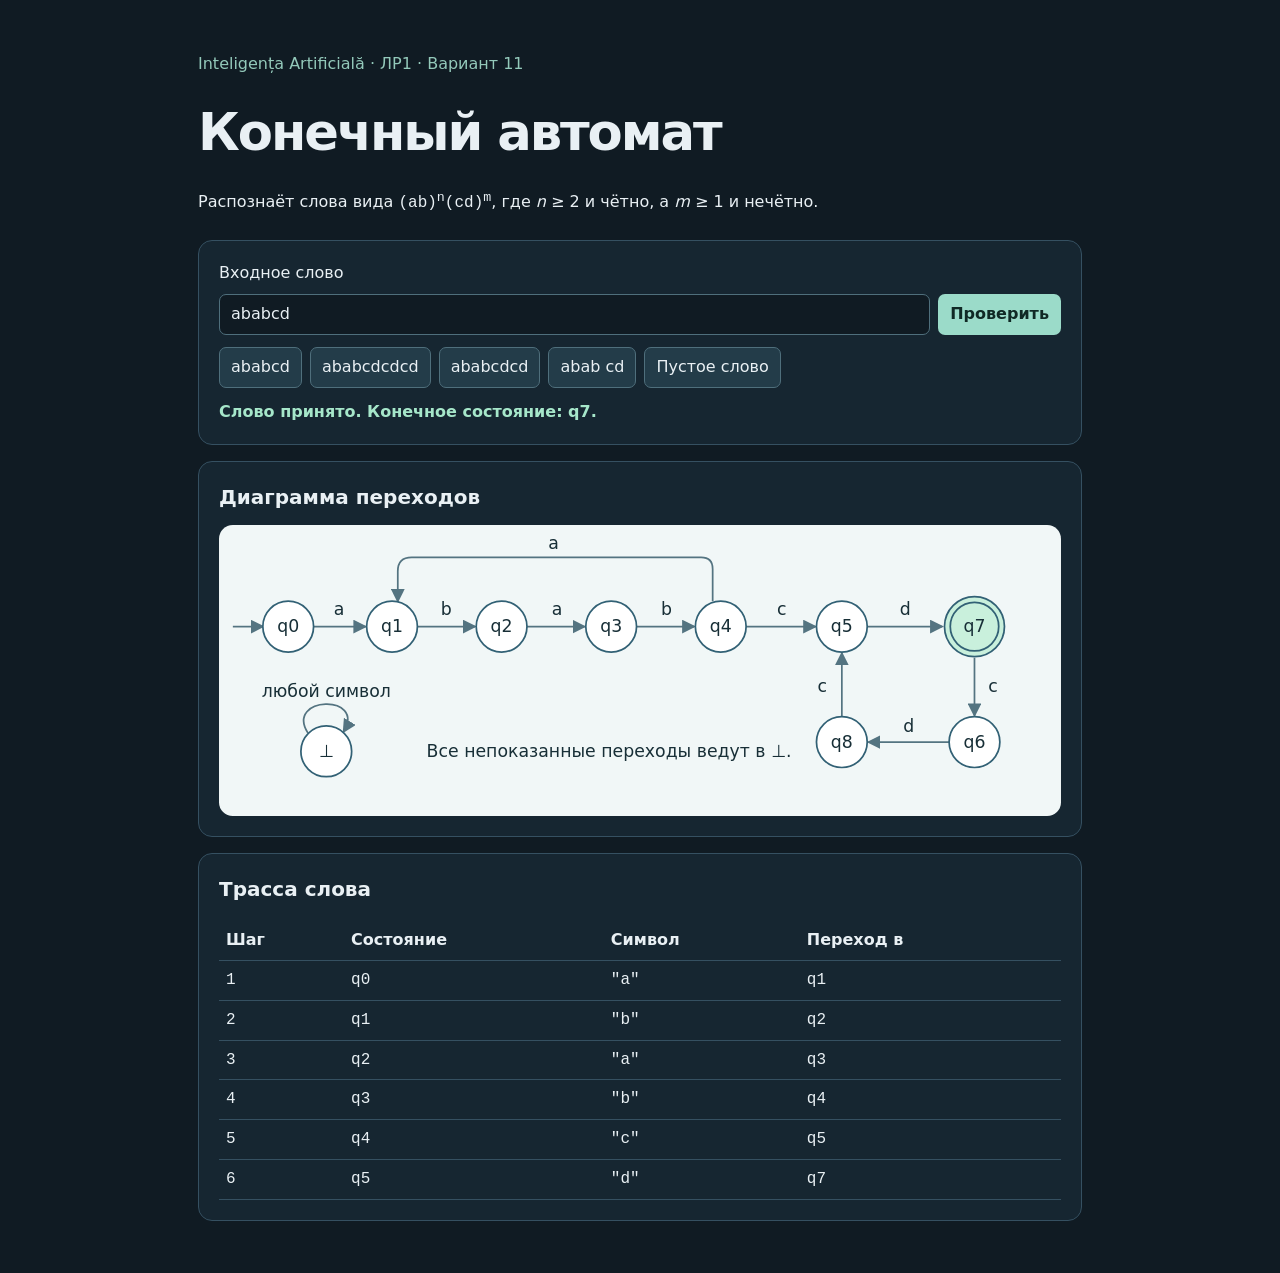
<file: lab-01/index.html>
<!doctype html>
<html lang="ru">
<head>
  <meta charset="utf-8">
  <meta name="viewport" content="width=device-width, initial-scale=1">
  <title>Распознавание формального языка · ЛР1</title>
  <link rel="stylesheet" href="style.css">
  <script defer src="model.js"></script>
  <script defer src="app.js"></script>
</head>
<body>
  <main>
    <header>
      <p class="course">Inteligența Artificială · ЛР1 · Вариант 11</p>
      <h1>Конечный автомат</h1>
      <p>Распознаёт слова вида <code>(ab)<sup>n</sup>(cd)<sup>m</sup></code>, где <var>n</var> ≥ 2 и чётно, а <var>m</var> ≥ 1 и нечётно.</p>
    </header>
    <section>
      <form>
        <label for="word">Входное слово</label>
        <div class="entry">
          <input id="word" type="text" value="ababcd" autocomplete="off" autocapitalize="off" spellcheck="false">
          <button type="submit">Проверить</button>
        </div>
      </form>
      <div class="examples" aria-label="Примеры">
        <button type="button" data-word="ababcd">ababcd</button>
        <button type="button" data-word="ababcdcdcd">ababcdcdcd</button>
        <button type="button" data-word="ababcdcd">ababcdcd</button>
        <button type="button" data-word="abab cd">abab cd</button>
        <button type="button" data-word="">Пустое слово</button>
      </div>
      <p id="result" role="status"></p>
    </section>
    <section>
      <h2>Диаграмма переходов</h2>
      <div class="diagram"><img src="dfa.svg" alt="Старт в q0. Первый чётный блок ab приводит в q4. Далее цикл cd чередует q7 и q8. Только q7 принимающее. Остальные переходы ведут в тупик."></div>
    </section>
    <section>
      <h2>Трасса слова</h2>
      <p id="empty"></p>
      <div class="trace">
        <table>
          <thead><tr><th>Шаг</th><th>Состояние</th><th>Символ</th><th>Переход в</th></tr></thead>
          <tbody id="steps"></tbody>
        </table>
      </div>
    </section>
  </main>
</body>
</html>
</file>
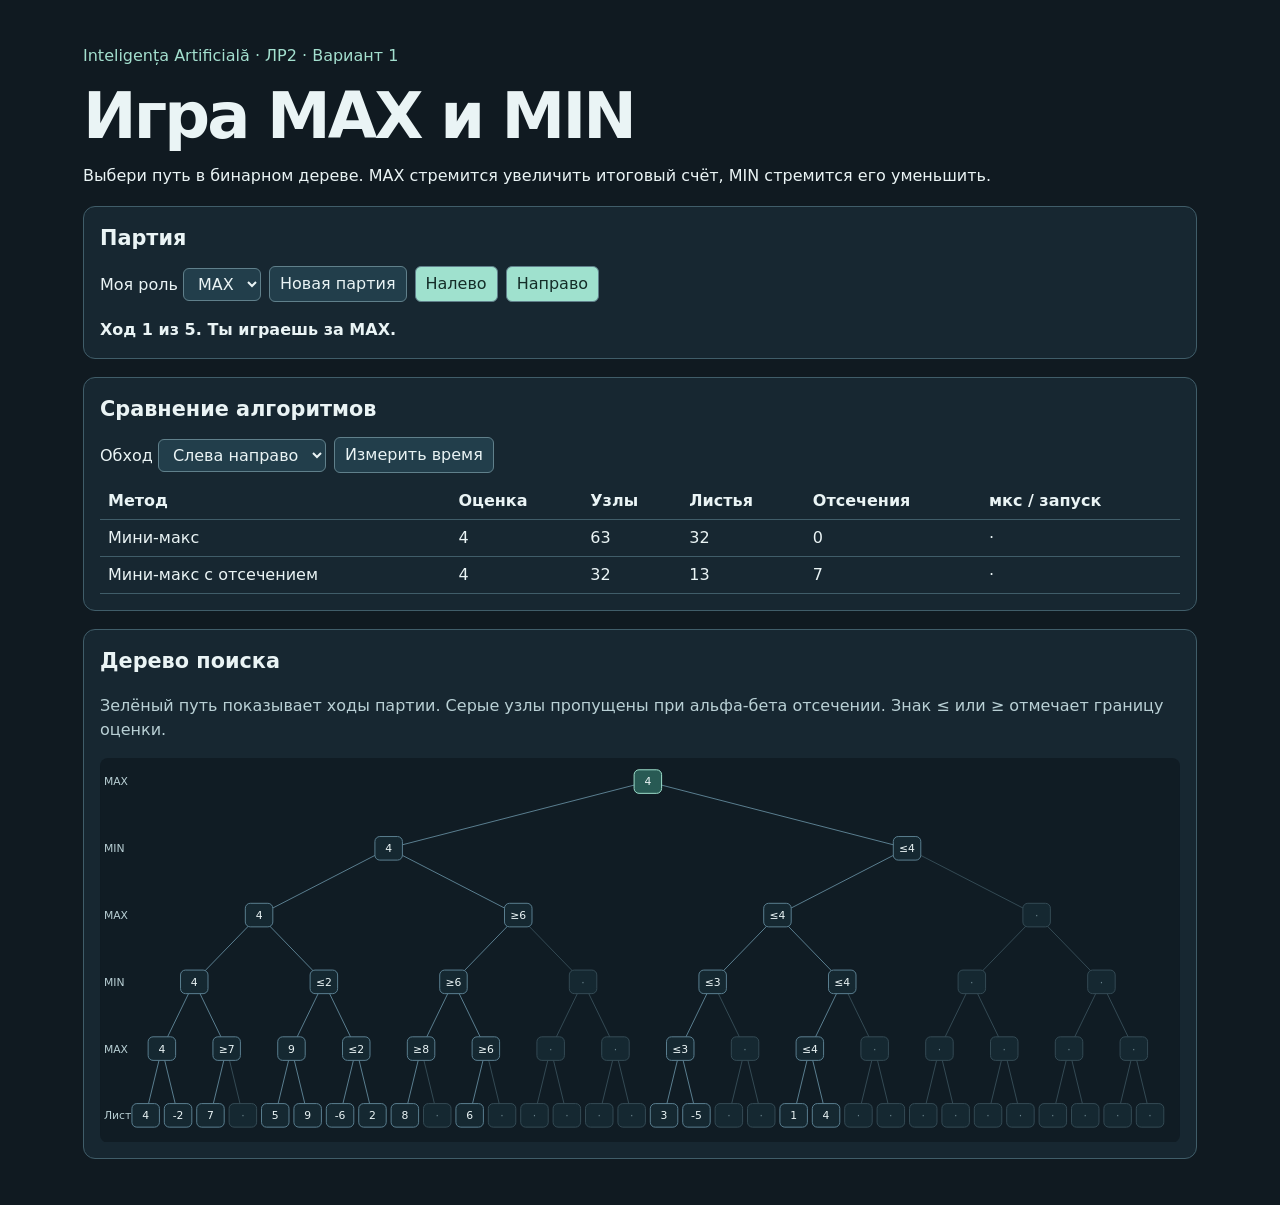
<file: lab-02/index.html>
<!doctype html>
<html lang="ru">
<meta charset="utf-8">
<meta name="viewport" content="width=device-width, initial-scale=1">
<title>Игра MAX и MIN · ЛР2</title>
<link rel="stylesheet" href="style.css">
<script defer src="model.js"></script>
<script defer src="diagram.js"></script>
<script defer src="app.js"></script>
<main>
  <header>
    <p class="course">Inteligența Artificială · ЛР2 · Вариант 1</p>
    <h1>Игра MAX и MIN</h1>
    <p>Выбери путь в бинарном дереве. MAX стремится увеличить итоговый счёт, MIN стремится его уменьшить.</p>
  </header>
  <section aria-labelledby="play">
    <h2 id="play">Партия</h2>
    <div class="actions">
      <label>Моя роль <select id="role"><option>MAX</option><option>MIN</option></select></label>
      <button id="restart">Новая партия</button>
      <button id="left" class="primary">Налево</button>
      <button id="right" class="primary">Направо</button>
    </div>
    <p id="status" role="status"></p>
  </section>
  <section aria-labelledby="compare">
    <h2 id="compare">Сравнение алгоритмов</h2>
    <div class="actions">
      <label>Обход <select id="order"><option value="left">Слева направо</option><option value="right">Справа налево</option></select></label>
      <button id="measure">Измерить время</button>
    </div>
    <table>
      <thead><tr><th>Метод</th><th>Оценка</th><th>Узлы</th><th>Листья</th><th>Отсечения</th><th>мкс / запуск</th></tr></thead>
      <tbody id="comparison"></tbody>
    </table>
  </section>
  <section aria-labelledby="tree">
    <h2 id="tree">Дерево поиска</h2>
    <p id="legend">Зелёный путь показывает ходы партии. Серые узлы пропущены при альфа-бета отсечении. Знак ≤ или ≥ отмечает границу оценки.</p>
    <div class="scroll"><svg id="graph" viewBox="0 0 1100 392" role="img" aria-label="Бинарное дерево поиска глубины 5"></svg></div>
  </section>
</main>
</html>
</file>
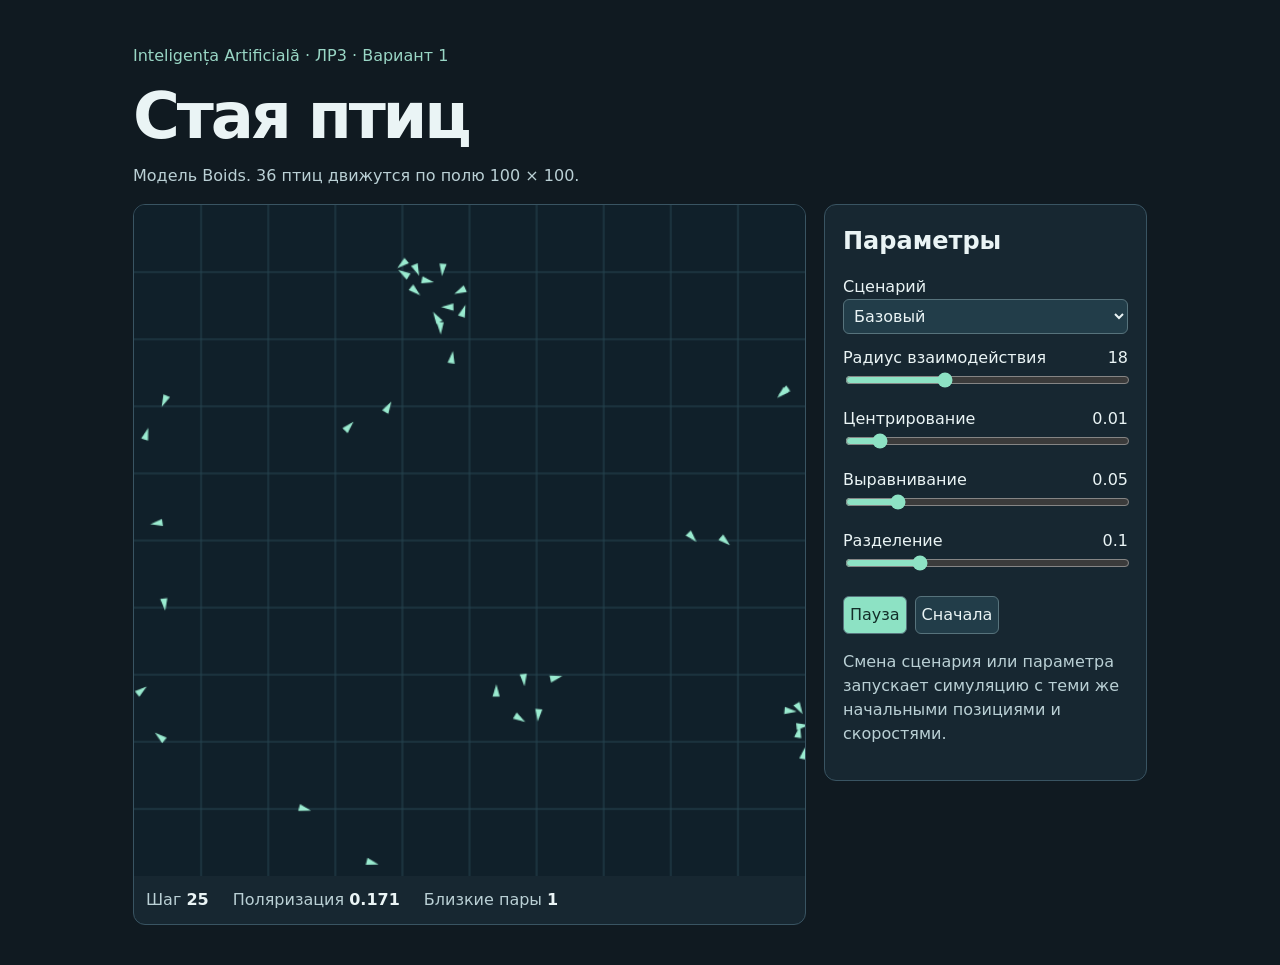
<file: lab-03/index.html>
<!doctype html>
<html lang="ru">
<meta charset="utf-8">
<meta name="viewport" content="width=device-width, initial-scale=1">
<title>Стая птиц · Boids</title>
<link rel="stylesheet" href="style.css">
<script defer src="model.js"></script>
<script defer src="app.js"></script>
<main>
  <header>
    <p class="course">Inteligența Artificială · ЛР3 · Вариант 1</p>
    <h1>Стая птиц</h1>
    <p>Модель Boids. 36 птиц движутся по полю 100 × 100.</p>
  </header>
  <div class="layout">
    <section class="scene" aria-label="Симуляция">
      <canvas width="600" height="600" aria-label="Поле 100 на 100, треугольники показывают положение и направление птиц"></canvas>
      <div class="stats">
        <div>Шаг <strong id="step">0</strong></div>
        <div>Поляризация <strong id="polarization"></strong></div>
        <div>Близкие пары <strong id="pairs"></strong></div>
      </div>
    </section>
    <section class="controls">
      <h2>Параметры</h2>
      <label>Сценарий <select id="preset"></select></label>
      <div id="sliders"></div>
      <div class="actions">
        <button id="toggle" type="button">Пауза</button>
        <button id="reset" type="button">Сначала</button>
      </div>
      <p>Смена сценария или параметра запускает симуляцию с теми же начальными позициями и скоростями.</p>
    </section>
  </div>
</main>
</html>
</file>
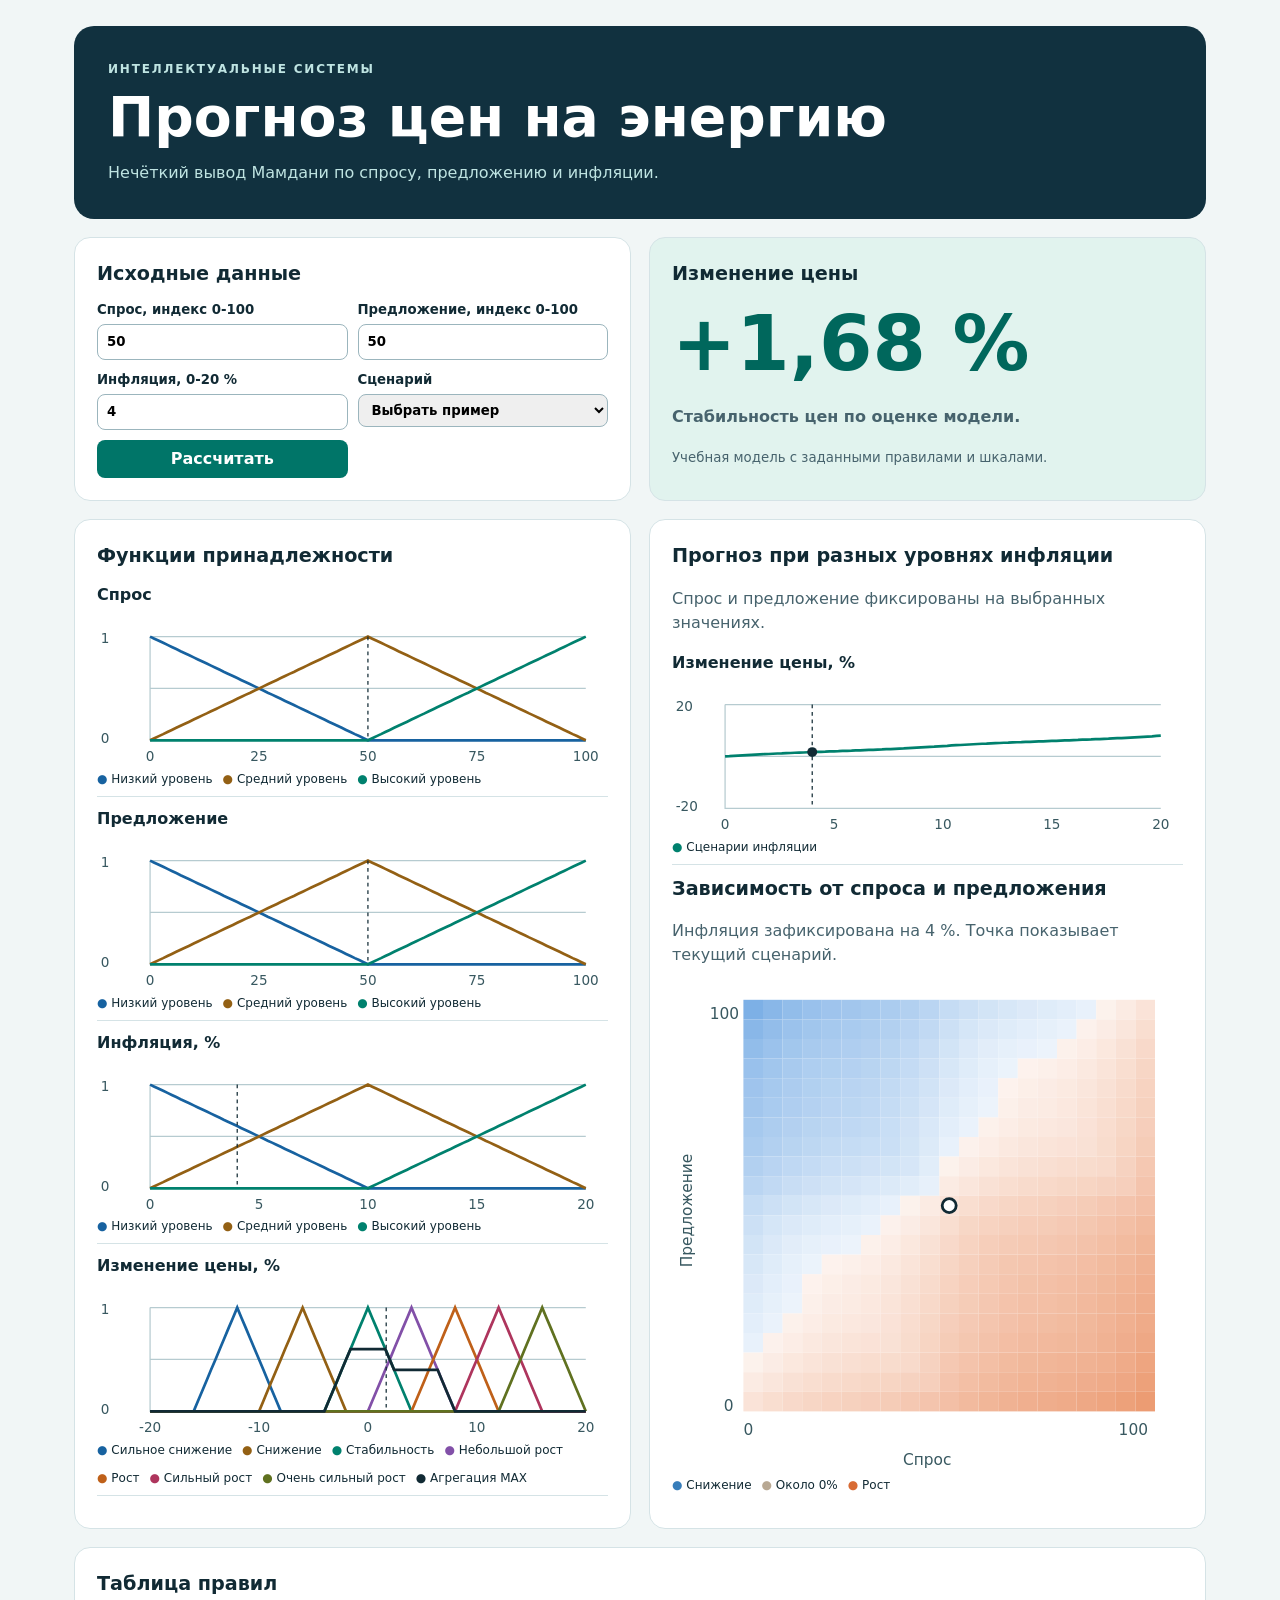
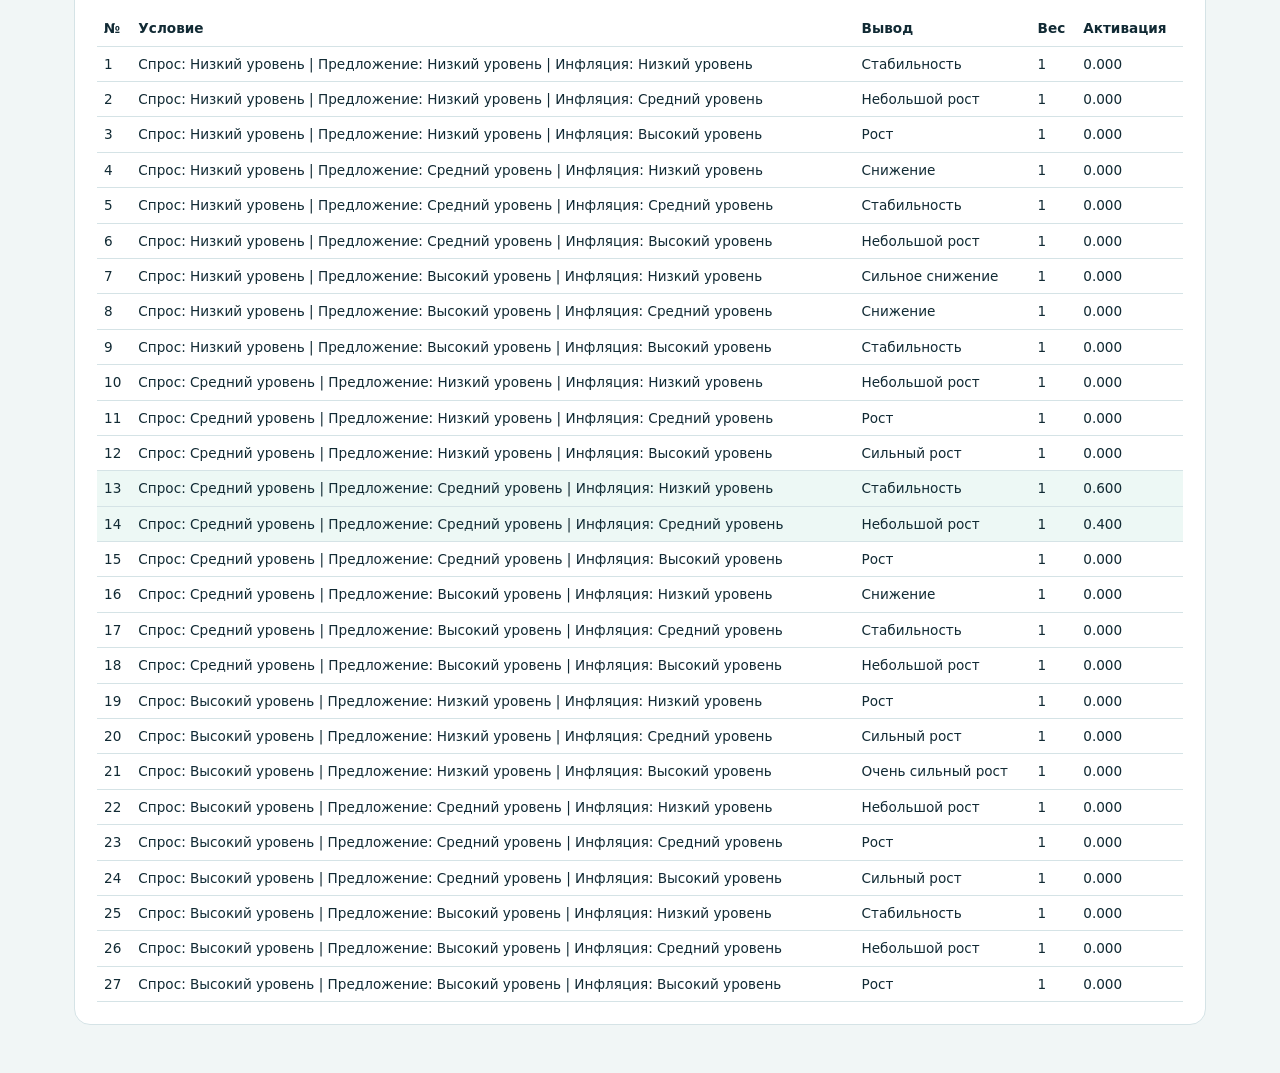
<file: lab-04/index.html>
<!doctype html>
<html lang="ru">
<head><meta charset="utf-8"><meta name="viewport" content="width=device-width, initial-scale=1">
<title>Прогноз цен на энергию · Мамдани</title><link rel="stylesheet" href="style.css">
<script src="model.js" defer></script><script src="app.js" defer></script></head>
<body><main>
<header><p class="eyebrow">ИНТЕЛЛЕКТУАЛЬНЫЕ СИСТЕМЫ</p><h1>Прогноз цен на энергию</h1><p>Нечёткий вывод Мамдани по спросу, предложению и инфляции.</p></header>
<div class="overview">
<section><h2>Исходные данные</h2><form novalidate>
<label>Спрос, индекс 0-100<input name="demand" inputmode="decimal" value="50"></label>
<label>Предложение, индекс 0-100<input name="supply" inputmode="decimal" value="50"></label>
<label>Инфляция, 0-20 %<input name="inflation" inputmode="decimal" value="4"></label>
<label>Сценарий<select id="presets"><option value="">Выбрать пример</option></select></label>
<button>Рассчитать</button><p id="error" role="alert" hidden></p>
</form></section>
<section class="forecast" aria-live="polite"><h2>Изменение цены</h2><output id="value"></output><p id="interpretation"></p><small>Учебная модель с заданными правилами и шкалами.</small></section>
</div>
<div class="grid">
<section><h2>Функции принадлежности</h2><div id="membership"></div></section>
<section><h2>Прогноз при разных уровнях инфляции</h2><p>Спрос и предложение фиксированы на выбранных значениях.</p><div id="inflation-chart"></div>
<h2>Зависимость от спроса и предложения</h2><p id="heat-label"></p><div id="heatmap"></div></section>
</div>
<section><h2>Таблица правил</h2><table><thead><tr><th>№</th><th>Условие</th><th>Вывод</th><th>Вес</th><th>Активация</th></tr></thead><tbody id="rules"></tbody></table></section>
</main></body></html>
</file>
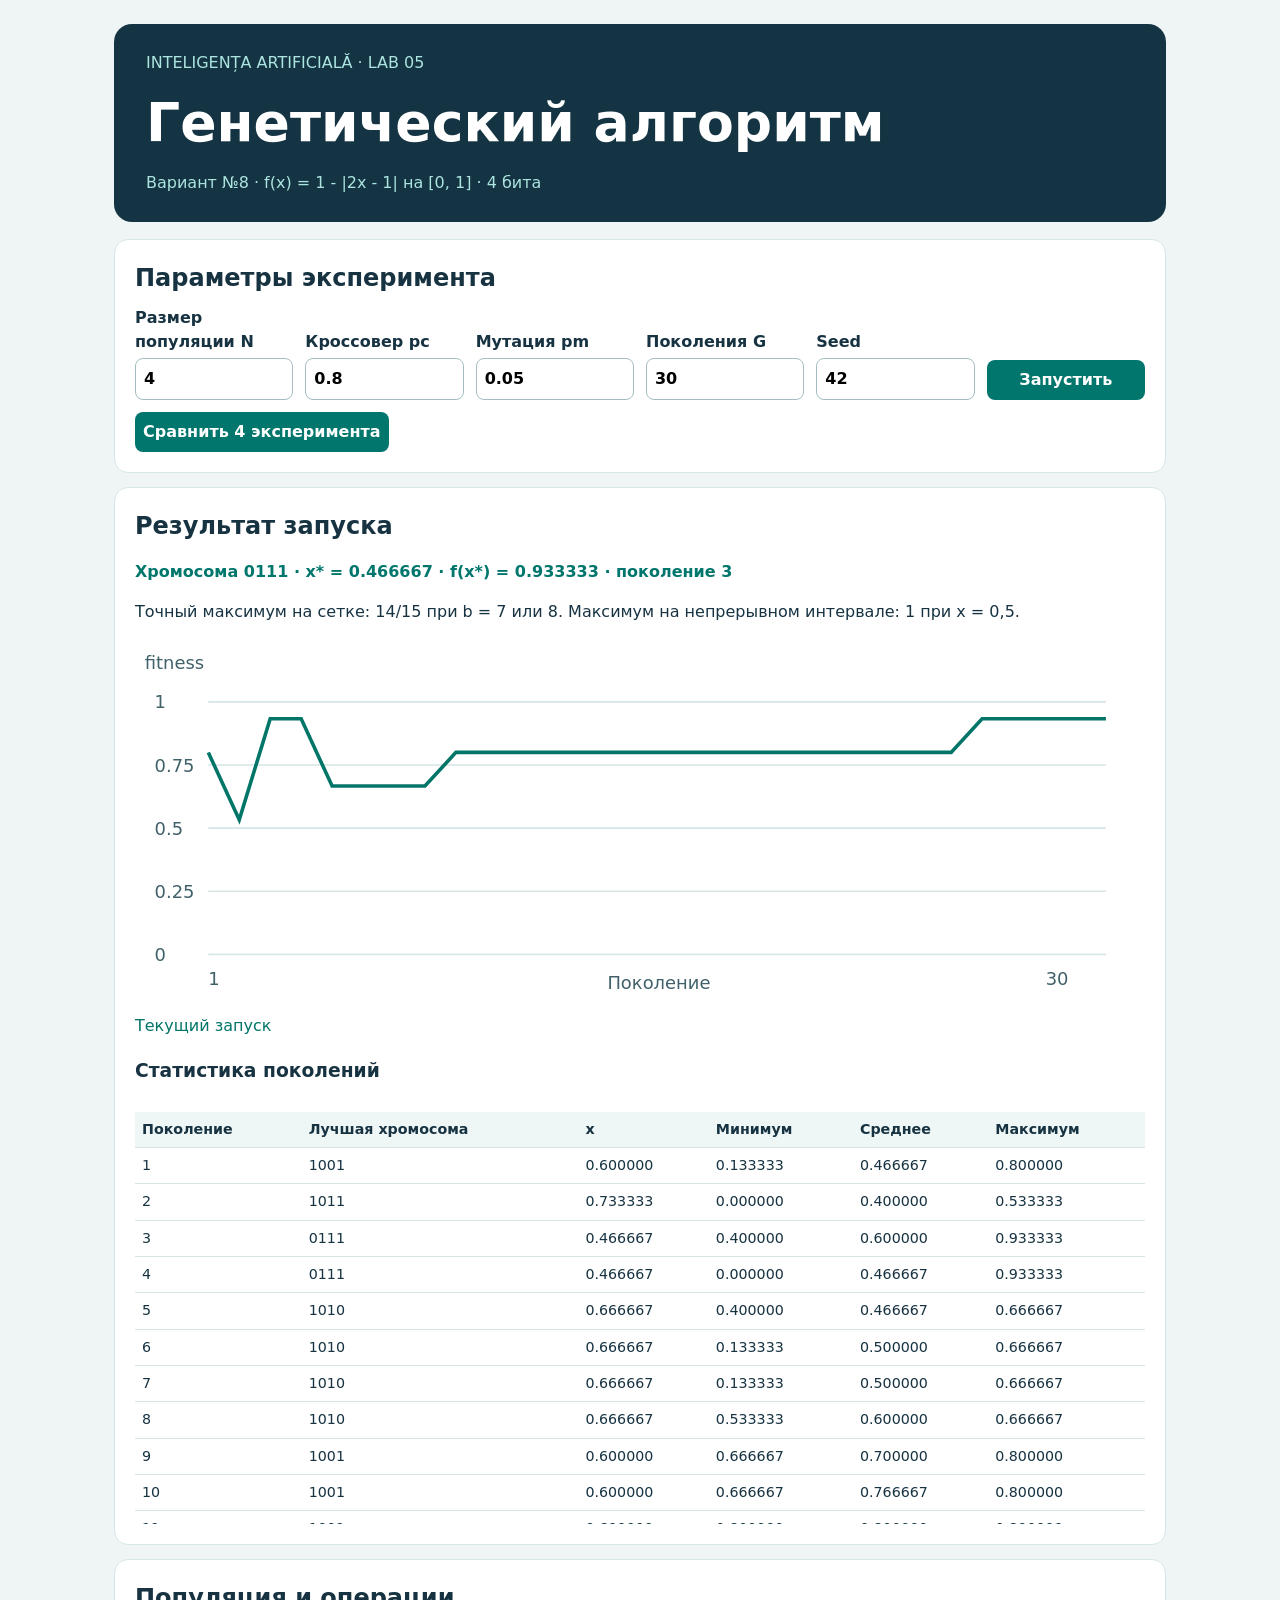
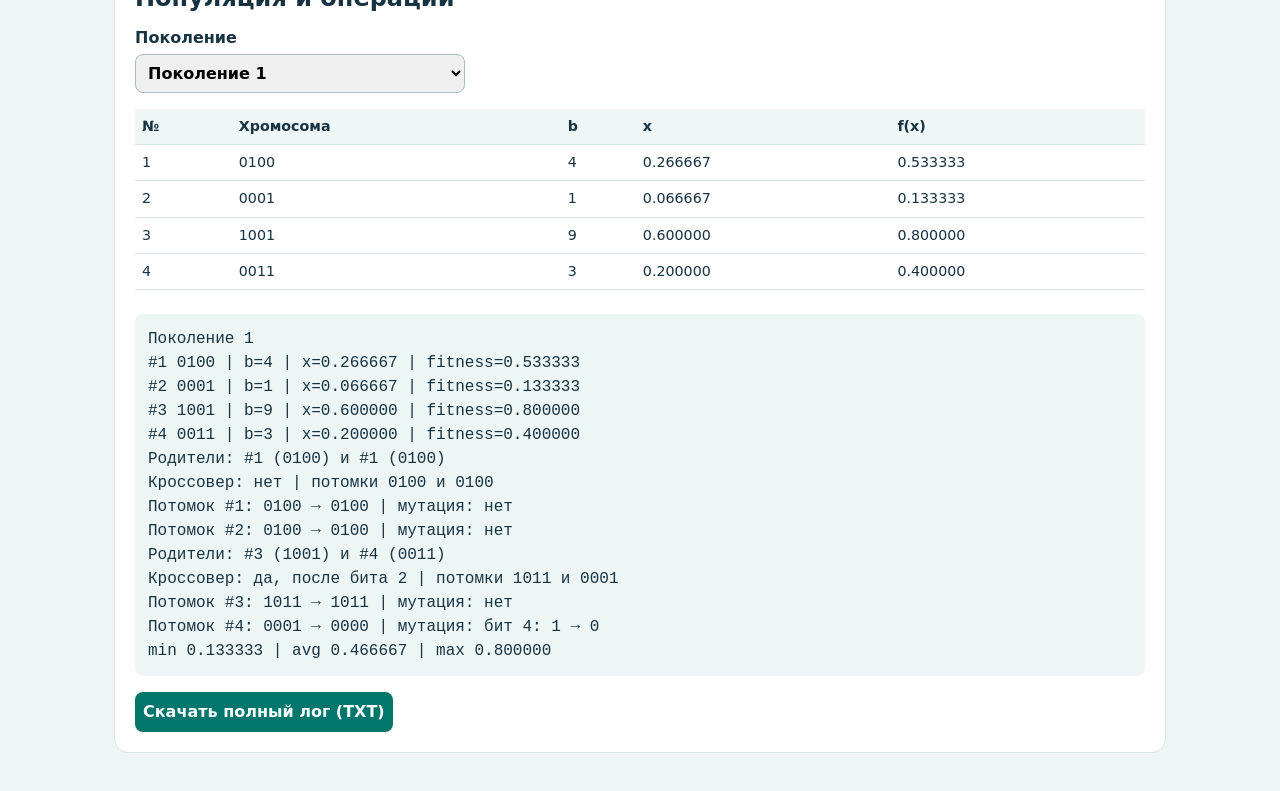
<file: lab-05/index.html>
<!doctype html>
<html lang="ru"><head><meta charset="utf-8"><meta name="viewport" content="width=device-width,initial-scale=1"><title>Лабораторная №5 · Генетический алгоритм</title><link rel="stylesheet" href="style.css"><script src="model.js" defer></script><script src="app.js" defer></script></head>
<body><main>
<header><p>INTELIGENȚA ARTIFICIALĂ · LAB 05</p><h1>Генетический алгоритм</h1><p>Вариант №8 · f(x) = 1 - |2x - 1| на [0, 1] · 4 бита</p></header>
<section><h2>Параметры эксперимента</h2><form novalidate>
<label>Размер популяции N<input name="N" value="4" inputmode="numeric"></label>
<label>Кроссовер pc<input name="pc" value="0.8" inputmode="decimal"></label>
<label>Мутация pm<input name="pm" value="0.05" inputmode="decimal"></label>
<label>Поколения G<input name="G" value="30" inputmode="numeric"></label>
<label>Seed<input name="seed" value="42" inputmode="numeric"></label>
<button>Запустить</button></form><p id="error" role="alert" hidden></p>
<button id="experiments" type="button">Сравнить 4 эксперимента</button></section>
<section id="comparison" hidden><h2>Сравнение экспериментов</h2><div id="summary" class="table"></div><div id="curves"></div>
<label>Просмотреть лог эксперимента<select id="choice"></select></label></section>
<section><h2>Результат запуска</h2><p id="best" aria-live="polite"></p><p>Точный максимум на сетке: 14/15 при b = 7 или 8. Максимум на непрерывном интервале: 1 при x = 0,5.</p>
<div id="plot"></div><h3>Статистика поколений</h3><div id="stats" class="table stats"></div></section>
<section><h2>Популяция и операции</h2><label>Поколение<select id="generation"></select></label><div id="population" class="table"></div><pre id="log"></pre><button id="download" type="button">Скачать полный лог (TXT)</button></section>
</main></body></html>
</file>
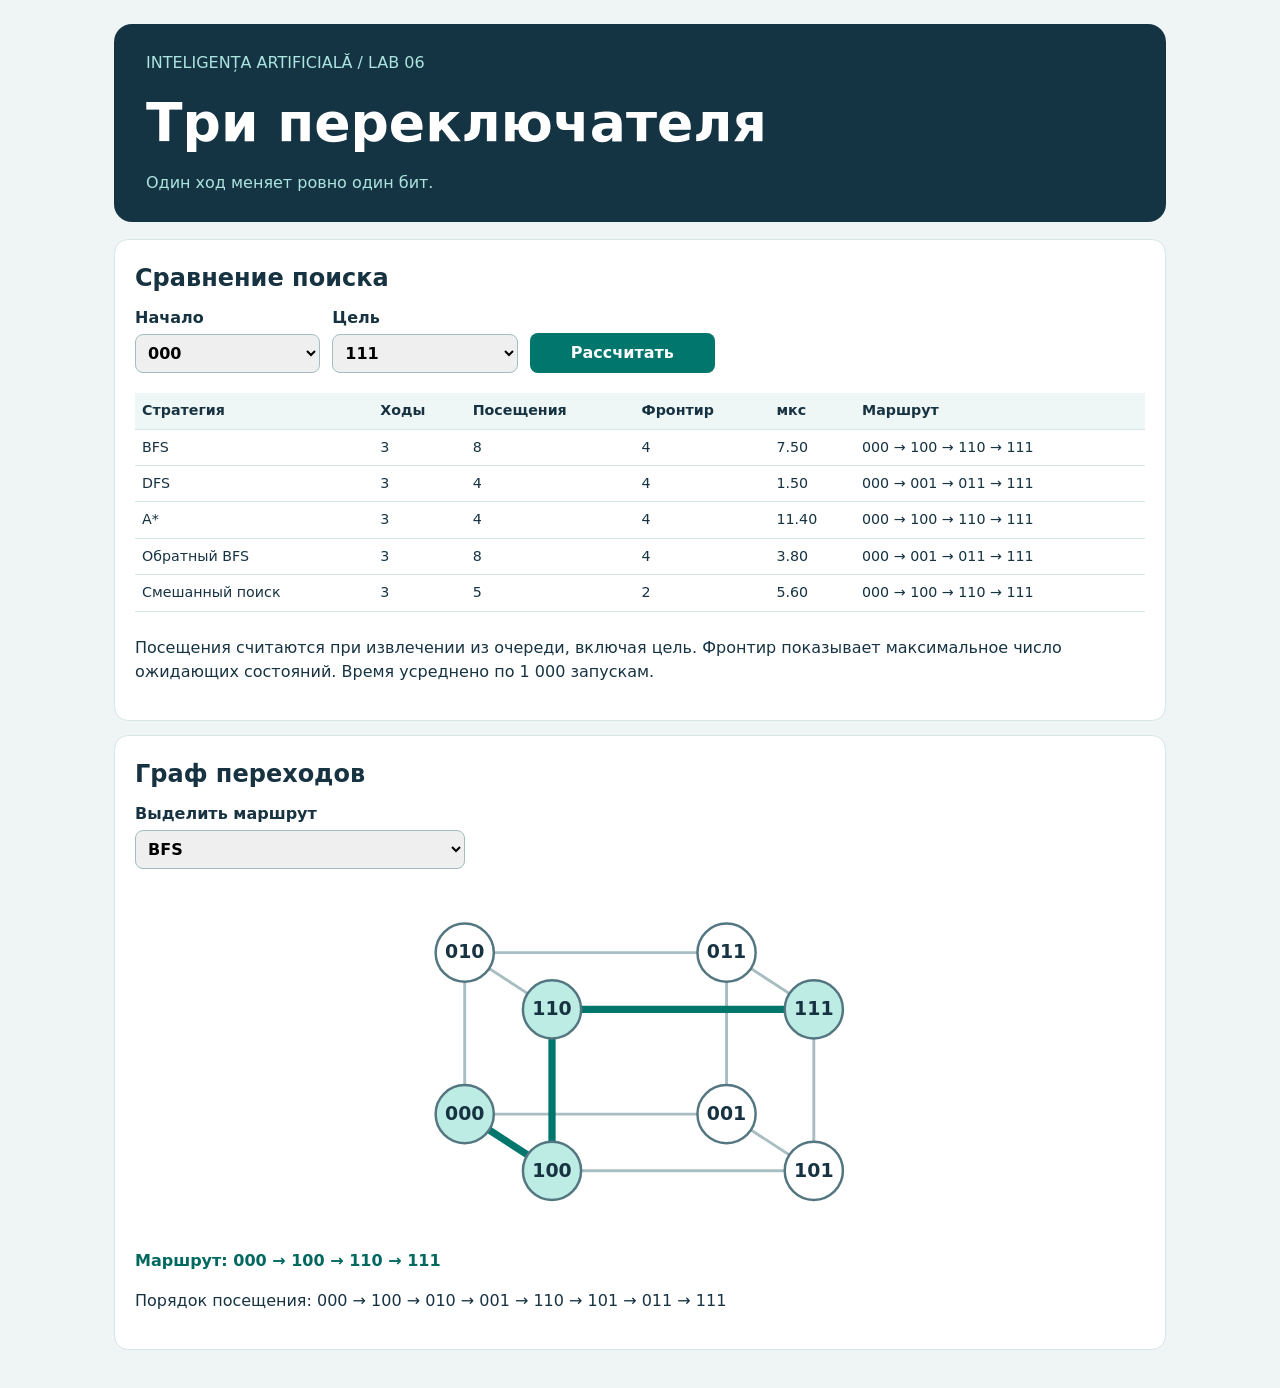
<file: lab-06/index.html>
<!doctype html>
<html lang="ru"><head><meta charset="utf-8"><meta name="viewport" content="width=device-width,initial-scale=1"><title>Лабораторная №6 | Поиск состояний</title><link rel="stylesheet" href="style.css"><script src="model.js" defer></script><script src="app.js" defer></script></head>
<body><main><header><p>INTELIGENȚA ARTIFICIALĂ / LAB 06</p><h1>Три переключателя</h1><p>Один ход меняет ровно один бит.</p></header>
<section><h2>Сравнение поиска</h2><form><label>Начало<select id="start"></select></label><label>Цель<select id="goal"></select></label><button>Рассчитать</button></form><div id="results" class="table"></div><p>Посещения считаются при извлечении из очереди, включая цель. Фронтир показывает максимальное число ожидающих состояний. Время усреднено по 1 000 запускам.</p></section>
<section><h2>Граф переходов</h2><label>Выделить маршрут<select id="strategy"></select></label><div id="graph"></div><p id="route"></p><p id="visit"></p></section></main></body></html>
</file>
<file: lab-01/style.css>
:root {
  color-scheme: dark;
  font: 16px/1.55 system-ui, sans-serif;
  background: #101b23;
  color: #e9f0f4;
}
* { box-sizing: border-box; }
body { margin: 0; }
main { max-width: 920px; padding: 36px 18px; margin: auto; }
header { margin-bottom: 24px; }
.course { color: #93c9ba; }
h1 { font-size: clamp(2rem, 5vw, 3.2rem); letter-spacing: -.04em; margin: 0; }
h2 { margin: 0 0 12px; font-size: 1.25rem; }
section { background: #162631; border: 1px solid #355061; border-radius: 14px; padding: 20px; margin-bottom: 16px; }
.entry, .examples { display: flex; flex-wrap: wrap; gap: 8px; margin: 8px 0 12px; }
input, button { font: inherit; color: inherit; border: 1px solid #4f6f7c; border-radius: 7px; padding: 7px 11px; }
input { flex: 1; min-width: 130px; background: #101b23; }
button { cursor: pointer; background: #233c49; }
button[type="submit"] { background: #9bdbc9; color: #102925; font-weight: 700; border-color: transparent; }
:focus-visible { outline: 2px solid #ffcf82; outline-offset: 2px; }
#result { margin: 0; font-weight: 700; color: #ffb2a8; }
#result[data-accepted="true"] { color: #a6e7ca; }
.diagram, .trace { overflow: auto; }
.diagram img { display: block; width: 100%; min-width: 560px; }
table { border-collapse: collapse; width: 100%; text-align: left; }
th, td { padding: 7px; border-bottom: 1px solid #355061; }
td { font-family: ui-monospace, monospace; }
</file>
<file: lab-02/style.css>
:root { color-scheme: dark; font: 16px/1.5 system-ui, sans-serif; color: #eaf4f5; background: #101a21; }
* { box-sizing: border-box; }
body { margin: 0; }
main { max-width: 1150px; padding: 28px 18px; margin: auto; }
h1 { margin: 0; font-size: clamp(2.5rem, 6vw, 4rem); letter-spacing: -.045em; line-height: 1; }
h2 { margin: 0 0 12px; font-size: 1.3rem; }
.course { color: #a3dfce; }
section { padding: 16px; margin: 18px 0; border: 1px solid #405d69; border-radius: 12px; background: #172731; overflow: auto; }
.actions { display: flex; flex-wrap: wrap; gap: 8px; align-items: center; }
button, select { font: inherit; color: inherit; background: #223e4b; border: 1px solid #60808b; border-radius: 6px; padding: 5px 10px; }
button { cursor: pointer; }
button:disabled { cursor: default; opacity: .5; }
button.primary { color: #142d28; background: #9fe1ce; }
:focus-visible { outline: 2px solid #ffcf82; outline-offset: 3px; }
#status { font-weight: 600; min-height: 1.5em; margin-bottom: 0; }
#legend { color: #b9d0d5; }
table { border-collapse: collapse; width: 100%; margin-top: 10px; min-width: 475px; }
th, td { padding: 6px 8px; text-align: left; border-bottom: 1px solid #405d69; }
.scroll { overflow: auto; }
#graph { width: 100%; min-width: 810px; height: auto; display: block; }
</file>
<file: lab-03/style.css>
:root {
  font: 16px/1.5 system-ui, sans-serif;
  color: #eaf4f5;
  background: #101a21;
  color-scheme: dark;
}
* { box-sizing: border-box; }
body { margin: 0; }
main { max-width: 1050px; margin: auto; padding: 28px 18px 40px; }
.course { color: #99d6c5; }
h1 { margin: 0; font-size: clamp(2.5rem, 6vw, 4rem); line-height: 1; letter-spacing: -.05em; }
h2 { margin: 0 0 16px; }
header p:last-child, .controls p { color: #bad0d5; }
.layout { display: grid; grid-template-columns: minmax(0, 1fr) minmax(245px, .48fr); gap: 18px; align-items: start; }
.scene, .controls { background: #172731; border: 1px solid #395462; border-radius: 12px; overflow: hidden; }
canvas { display: block; width: 100%; aspect-ratio: 1; }
.controls { padding: 18px; }
.stats { display: flex; flex-wrap: wrap; gap: 8px 24px; padding: 12px; color: #bad0d5; }
.stats strong { color: #eaf4f5; font-variant-numeric: tabular-nums; }
label { display: block; margin: 12px 0; }
input, select { width: 100%; accent-color: #8de2c4; }
select, button { background: #223d49; color: inherit; border: 1px solid #57737c; border-radius: 6px; font: inherit; padding: 6px; }
button { cursor: pointer; }
button:first-child { background: #8de2c4; color: #132e29; }
.actions { display: flex; gap: 8px; margin-top: 18px; }
output { float: right; font-variant-numeric: tabular-nums; }
:focus-visible { outline: 2px solid #ffcf82; outline-offset: 3px; }
@media (max-width: 680px) { .layout { grid-template-columns: 1fr; } }
</file>
<file: lab-04/style.css>
:root{color-scheme:light;--ink:#112a34;--muted:#47636d;--line:#d5e3e6;--accent:#007568;background:#f1f6f6;font:16px/1.5 system-ui,sans-serif;color:var(--ink)}*{box-sizing:border-box}body{margin:0}main{max-width:1180px;margin:auto;padding:26px 24px 48px}header{background:#11313f;color:#fff;padding:34px;border-radius:20px;margin-bottom:18px}header p{color:#bfe4e2;margin:0}.eyebrow{font-size:.75rem;letter-spacing:.15em;font-weight:700}h1{font-size:clamp(2rem,5vw,3.45rem);line-height:1.06;margin:10px 0 14px}h2{font-size:1.2rem;margin:0 0 12px}.overview,.grid{display:grid;gap:18px;grid-template-columns:1fr 1fr;margin-bottom:18px}section{background:#fff;padding:22px;border:1px solid var(--line);border-radius:16px;min-width:0}.forecast{background:#e1f3ee}.forecast output{font-size:clamp(2.5rem,6vw,5rem);font-weight:800;color:#00675c;display:block;line-height:1.15}.forecast p{font-weight:600}p,small{color:var(--muted)}form{display:grid;grid-template-columns:1fr 1fr;gap:10px}label{display:flex;flex-direction:column;gap:4px;font-size:.83rem;font-weight:650}input,select,button{font:inherit;padding:7px 9px;border:1px solid #9bb5bd;border-radius:8px;width:100%;min-width:0}button{background:var(--accent);color:#fff;cursor:pointer;border:0;font-weight:650}input[aria-invalid=true]{border:2px solid #a12332}#error{grid-column:1/-1;color:#a12332;margin:0}svg{width:100%;height:auto;display:block}svg text{font-family:system-ui,sans-serif;fill:#385860;font-size:11px}.chart{border-bottom:1px solid var(--line);padding-bottom:8px;margin-bottom:10px}.legend{font-size:.75rem;display:flex;gap:10px;flex-wrap:wrap}.legend span::before{content:'● ';color:var(--key)}th,td{padding:7px;text-align:left;border-bottom:1px solid var(--line)}table{border-collapse:collapse;width:100%;font-size:.85rem}tbody tr[data-active=true]{background:#edf8f5}@media(max-width:740px){.overview,.grid{grid-template-columns:1fr}main{padding:12px}header,section{padding:16px}}
</file>
<file: lab-05/style.css>
:root{font:16px/1.5 system-ui,sans-serif;color:#173342;background:#eff5f5;--teal:#00766c}*{box-sizing:border-box}body{margin:0}main{max-width:1100px;margin:auto;padding:24px}header{background:#143443;color:white;border-radius:18px;padding:27px 32px;margin-bottom:17px}header p{color:#ace4df;margin:0}h1{font-size:clamp(2rem,6vw,3.35rem);line-height:1.1;margin:.35em 0}section{background:white;border:1px solid #d6e5e6;border-radius:14px;padding:20px;margin:14px 0}h2{margin:0 0 10px}form{display:grid;grid-template-columns:repeat(auto-fit,minmax(130px,1fr));align-items:end;gap:12px;margin-bottom:12px}label{display:grid;gap:4px;font-weight:600}input,select,button{font:inherit;padding:8px;border-radius:8px;border:1px solid #a5bdc1;min-width:0}button{background:var(--teal);color:white;font-weight:650;border:0;cursor:pointer}select{width:min(100%,330px);margin-bottom:8px}#error{color:#9b203a}#best{font-weight:750;color:var(--teal)}.table{overflow:auto}.stats{max-height:420px}table{border-collapse:collapse;width:100%;margin:8px 0;font-size:.89rem}th,td{text-align:left;padding:7px;border-bottom:1px solid #d6e5e6;white-space:nowrap}th{background:#eff6f6}svg{width:100%;height:auto}svg text{font:11px system-ui;fill:#40616a}pre{white-space:pre-wrap;overflow-wrap:anywhere;background:#eef5f5;padding:13px;border-radius:8px}
</file>
<file: lab-06/style.css>
:root{font:16px/1.5 system-ui,sans-serif;color:#173342;background:#eff5f5;--teal:#00766c}*{box-sizing:border-box}body{margin:0}main{max-width:1100px;margin:auto;padding:24px}header{background:#143443;color:white;border-radius:18px;padding:27px 32px;margin-bottom:17px}header p{color:#ace4df;margin:0}h1{font-size:clamp(2rem,6vw,3.35rem);line-height:1.1;margin:.35em 0}section{background:white;border:1px solid #d6e5e6;border-radius:14px;padding:20px;margin:14px 0}h2{margin:0 0 10px}form{display:grid;grid-template-columns:repeat(auto-fit,minmax(130px,1fr));align-items:end;gap:12px;margin-bottom:12px}label{display:grid;gap:4px;font-weight:600}input,select,button{font:inherit;padding:8px;border-radius:8px;border:1px solid #a5bdc1;min-width:0}button{background:var(--teal);color:white;font-weight:650;border:0;cursor:pointer}select{width:min(100%,330px);margin-bottom:8px}#error{color:#9b203a}#best{font-weight:750;color:var(--teal)}.table{overflow:auto}.stats{max-height:420px}table{border-collapse:collapse;width:100%;margin:8px 0;font-size:.89rem}th,td{text-align:left;padding:7px;border-bottom:1px solid #d6e5e6;white-space:nowrap}th{background:#eff6f6}svg{width:100%;height:auto}svg text{font:11px system-ui;fill:#40616a}pre{white-space:pre-wrap;overflow-wrap:anywhere;background:#eef5f5;padding:13px;border-radius:8px}
form{grid-template-columns:repeat(3,minmax(90px,1fr));max-width:580px}form select{margin:0}.cube{max-width:560px;display:block;margin:auto}.cube text{fill:#173342;font-size:13px;font-weight:700}.cube circle{stroke:#537681;stroke-width:1.7}.cube line{stroke-linecap:round}#route{color:#00695f;font-weight:700}
</file>
